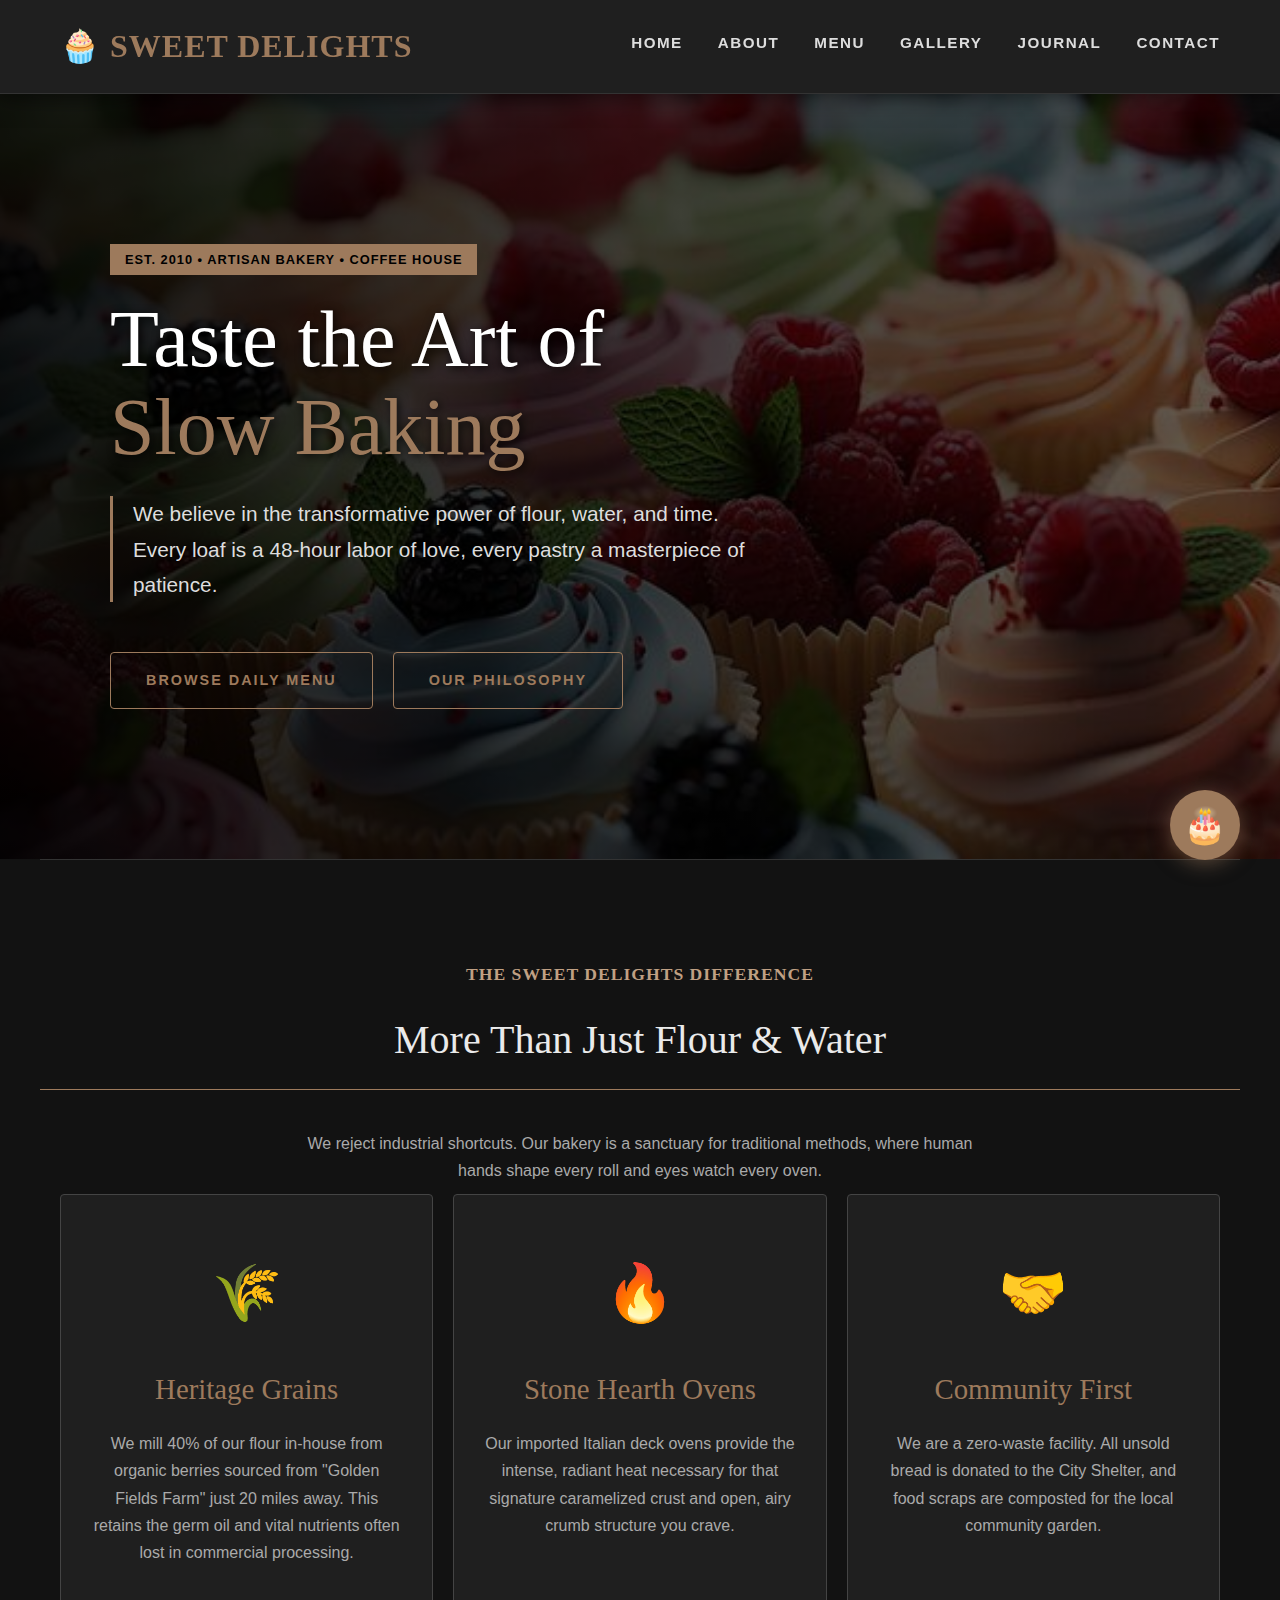
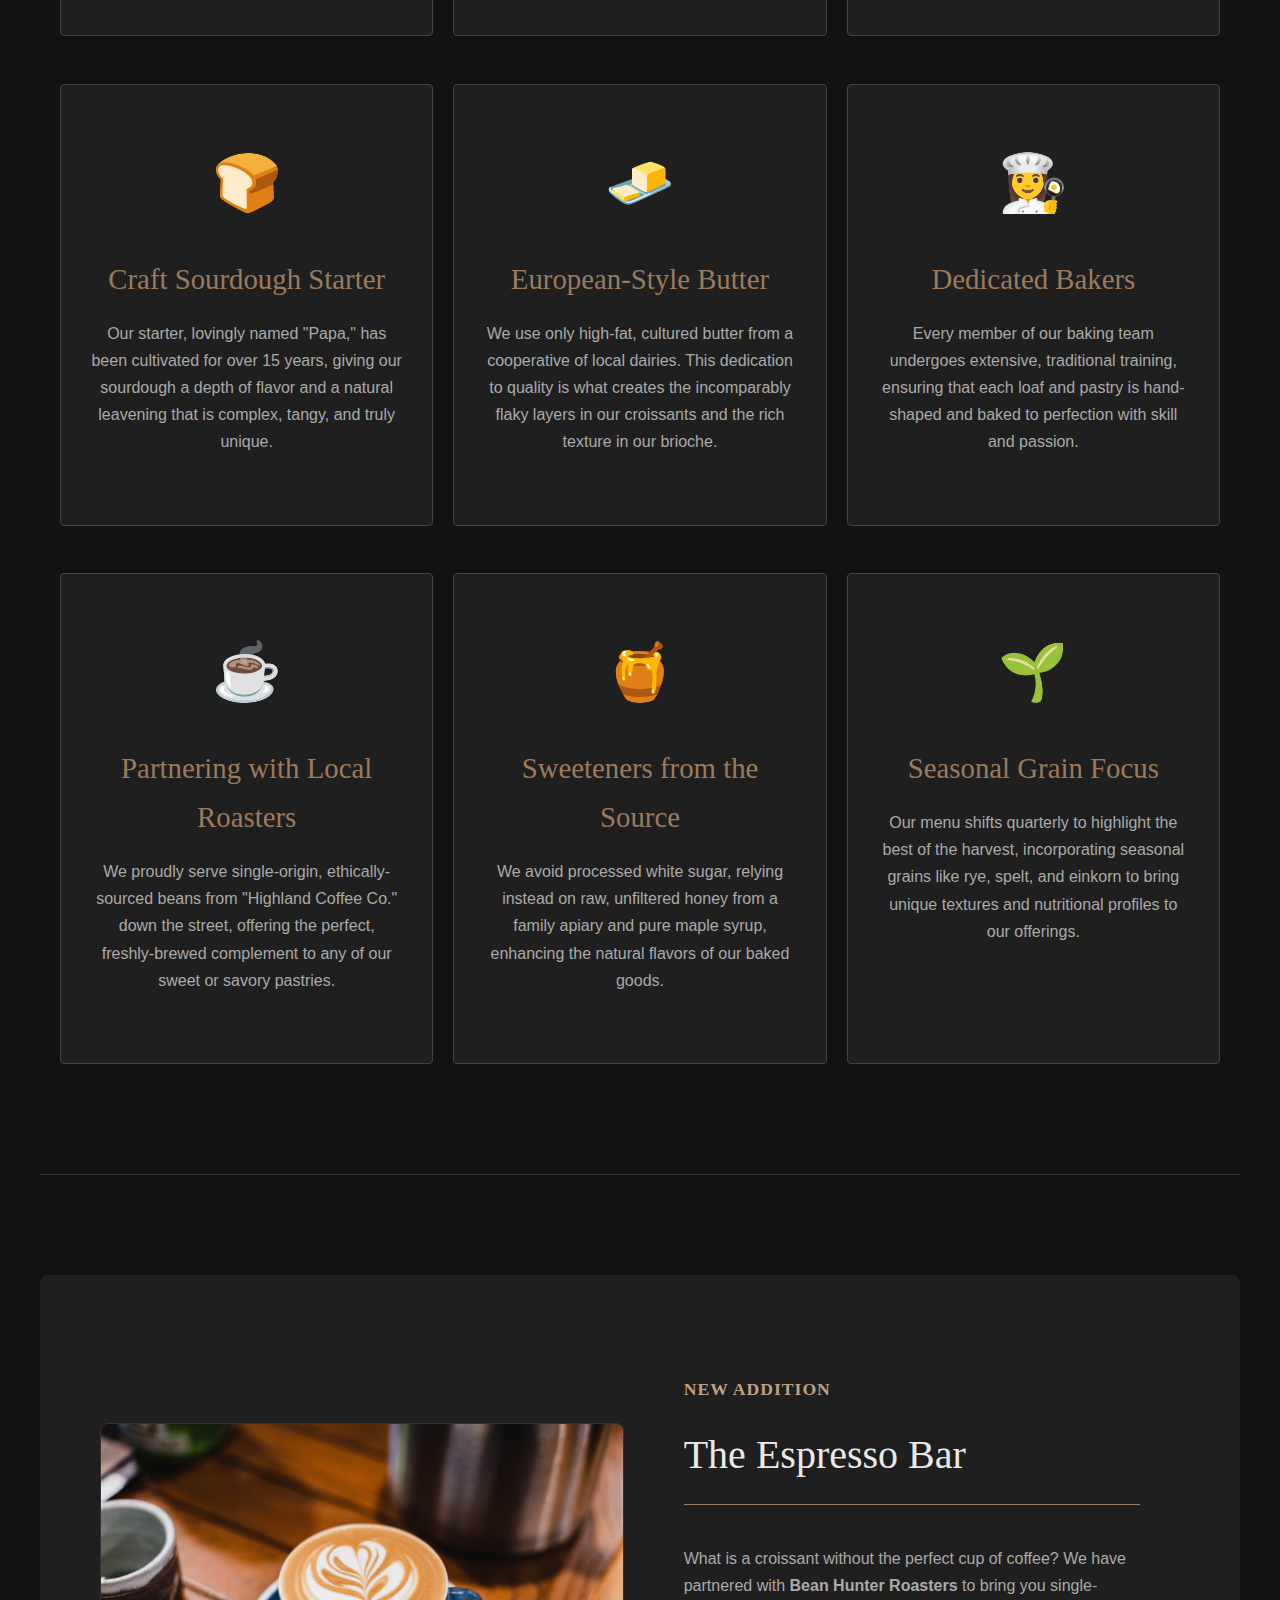
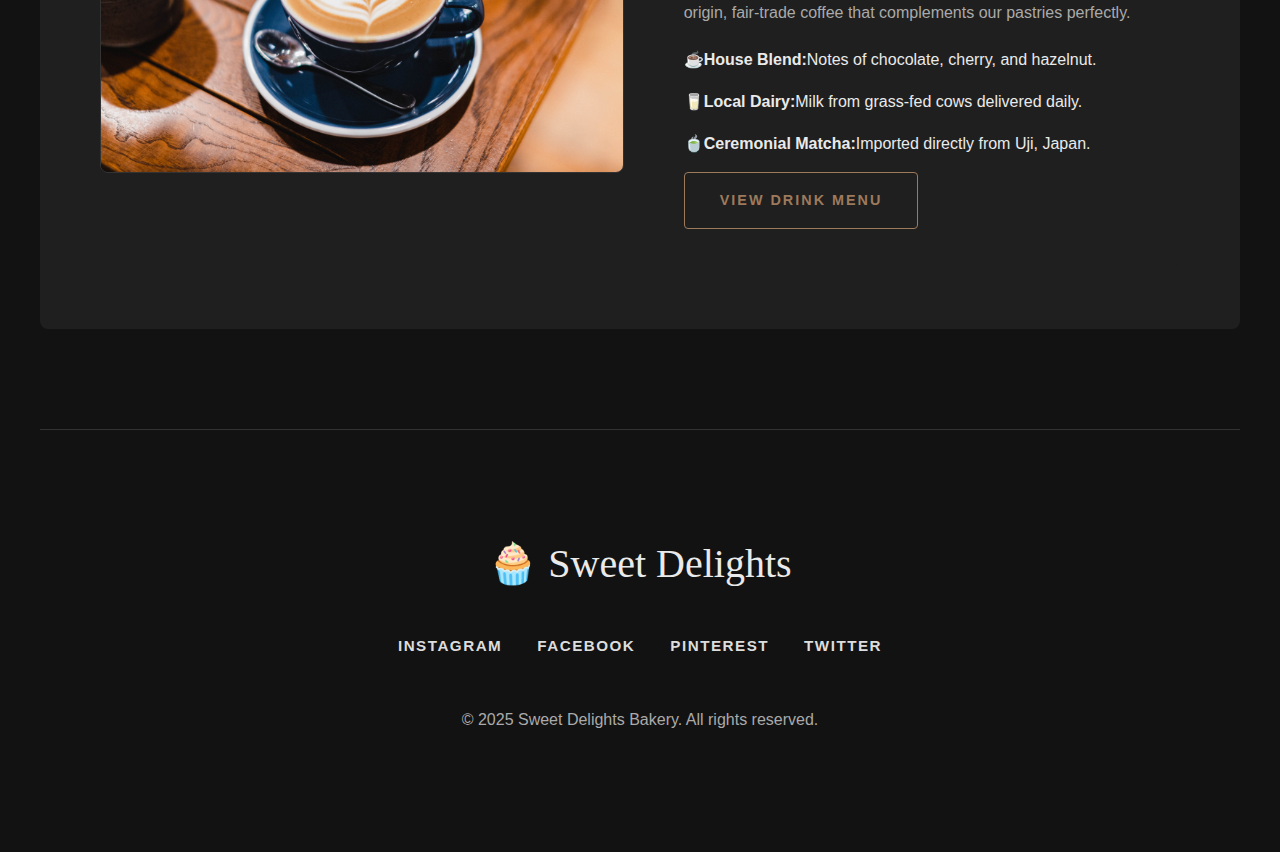
<file: index.html>
<!DOCTYPE html>
<html lang="en">

<head>
    <meta charset="UTF-8">
    <meta name="viewport" content="width=device-width, initial-scale=1.0">
    <title>Sweet Delights Bakery</title>
    <link rel="stylesheet" href="bakery.css">

</head>

<body>

    <nav class="main-nav">
        <div class="nav-content">
            <a href="#" class="logo">🧁 Sweet Delights</a>
            <ul class="nav-links">
                <li><a href="index.html">Home</a></li>
                <li><a href="about.html">About</a></li>
                <li><a href="menu.html">Menu</a></li>
                <li><a href="gallery.html">Gallery</a></li>
                <li><a href="blog.html">Journal</a></li>
                <li><a href="contact.html">Contact</a></li>
            </ul>
        </div>
    </nav>


    <section class="hero">
        <div class="container" style="width: 100%;">
            <div class="hero-content">
                <span class="hero-tagline">Est. 2010 • Artisan Bakery • Coffee House</span>
                <h1 class="hero-title">Taste the Art of<br><span class="text-accent">Slow Baking</span></h1>
                <p class="hero-subtitle">We believe in the transformative power of flour, water, and time. Every loaf is a 48-hour labor of love, every pastry a masterpiece of patience.</p>
                <div style="display: flex; gap: 20px;">
                    <a href="menu.html" class="btn">Browse Daily Menu</a>
                    <a href="about.html" class="btn">Our Philosophy</a>
                </div>
            </div>
        </div>
    </section>

    <section class="section-padding section-divider">
        <div class="text-center">
            <h5>The Sweet Delights Difference</h5>
            <h2>More Than Just Flour & Water</h2>
            <p style="max-width: 700px; margin: 0 auto;">We reject industrial shortcuts. Our bakery is a sanctuary for traditional methods, where human hands shape every roll and eyes watch every oven.</p>
        </div>

        <div class="box1">
            <div class="feature-card">
                <span class="feature-icon">🌾</span>
                <h3>Heritage Grains</h3>
                <p>We mill 40% of our flour in-house from organic berries sourced from "Golden Fields Farm" just 20 miles away. This retains the germ oil and vital nutrients often lost in commercial processing.</p>
            </div>
            <div class="feature-card">
                <span class="feature-icon">🔥</span>
                <h3>Stone Hearth Ovens</h3>
                <p>Our imported Italian deck ovens provide the intense, radiant heat necessary for that signature caramelized crust and open, airy crumb structure you crave.</p>
            </div>
            <div class="feature-card">
                <span class="feature-icon">🤝</span>
                <h3>Community First</h3>
                <p>We are a zero-waste facility. All unsold bread is donated to the City Shelter, and food scraps are composted for the local community garden.</p>
            </div>
        </div>
        <br>
        <div class="box1">
            <div class="feature-card">
                <span class="feature-icon">🍞 </span>
                <h3>Craft Sourdough Starter</h3>
                <p>Our starter, lovingly named "Papa," has been cultivated for over 15 years, giving our sourdough a depth of flavor and a natural leavening that is complex, tangy, and truly unique.</p>
            </div>
            <div class="feature-card">
                <span class="feature-icon">🧈</span>
                <h3>European-Style Butter</h3>
                <p>We use only high-fat, cultured butter from a cooperative of local dairies. This dedication to quality is what creates the incomparably flaky layers in our croissants and the rich texture in our brioche.</p>
            </div>
            <div class="feature-card">
                <span class="feature-icon">👩‍🍳</span>
                <h3>Dedicated Bakers</h3>
                <p>Every member of our baking team undergoes extensive, traditional training, ensuring that each loaf and pastry is hand-shaped and baked to perfection with skill and passion.</p>
            </div>
        </div>
        <br>
        <div class="box1">
            <div class="feature-card">
                <span class="feature-icon">☕</span>
                <h3>Partnering with Local Roasters</h3>
                <p>We proudly serve single-origin, ethically-sourced beans from "Highland Coffee Co." down the street, offering the perfect, freshly-brewed complement to any of our sweet or savory pastries.</p>
            </div>
            <div class="feature-card">
                <span class="feature-icon">🍯</span>
                <h3>Sweeteners from the Source</h3>
                <p>We avoid processed white sugar, relying instead on raw, unfiltered honey from a family apiary and pure maple syrup, enhancing the natural flavors of our baked goods.</p>
            </div>
            <div class="feature-card">
                <span class="feature-icon">🌱</span>
                <h3>Seasonal Grain Focus</h3>
                <p>Our menu shifts quarterly to highlight the best of the harvest, incorporating seasonal grains like rye, spelt, and einkorn to bring unique textures and nutritional profiles to our offerings.</p>
            </div>
        </div>
    </section>

    <section class="section-padding section-divider">
        <div class="container bg-surface">
            <div class="box3" style="align-items: center;">
                <div style="width: 1500px;" class="">
                    <img src="coffe.jpg" alt="latte art" style="width: 100%; border-radius: 8px; border: 1px solid #333;">
                </div>
                <div class="bg-surface" style="padding-left: 40px;">
                    <h5>New Addition</h5>
                    <h2>The Espresso Bar</h2>
                    <p>What is a croissant without the perfect cup of coffee? We have partnered with <strong>Bean Hunter Roasters</strong> to bring you single-origin, fair-trade coffee that complements our pastries perfectly.</p>
                    <ul style="list-style: none; padding: 0;">
                        <li style="margin-bottom: 15px; display: flex; align-items: center;">☕ <strong>House Blend:</strong> Notes of chocolate, cherry, and hazelnut.</li>
                        <li style="margin-bottom: 15px; display: flex; align-items: center;">🥛 <strong>Local Dairy:</strong> Milk from grass-fed cows delivered daily.</li>
                        <li style="margin-bottom: 15px; display: flex; align-items: center;">🍵 <strong>Ceremonial Matcha:</strong> Imported directly from Uji, Japan.</li>
                    </ul>
                    <a href="menu.html" class="btn">View Drink Menu</a>
                </div>
            </div>
        </div>
    </section>
    <footer class="section-padding" style="border-top: 1px solid #333;">
        <div class="container text-center">
            <h2 style="border: none; margin-bottom: 20px;">🧁 Sweet Delights</h2>
            <div class="nav-links" style="justify-content: center; margin-bottom: 40px;">
                <a href="#">Instagram</a>
                <a href="#">Facebook</a>
                <a href="#">Pinterest</a>
                <a href="#">Twitter</a>
            </div>
            <p>&copy; 2025 Sweet Delights Bakery. All rights reserved.</p>
        </div>
    </footer>

    <a href="contact.html" title="Order Now" class="fixedbtn">🎂</a>


</body>

</html>
</file>
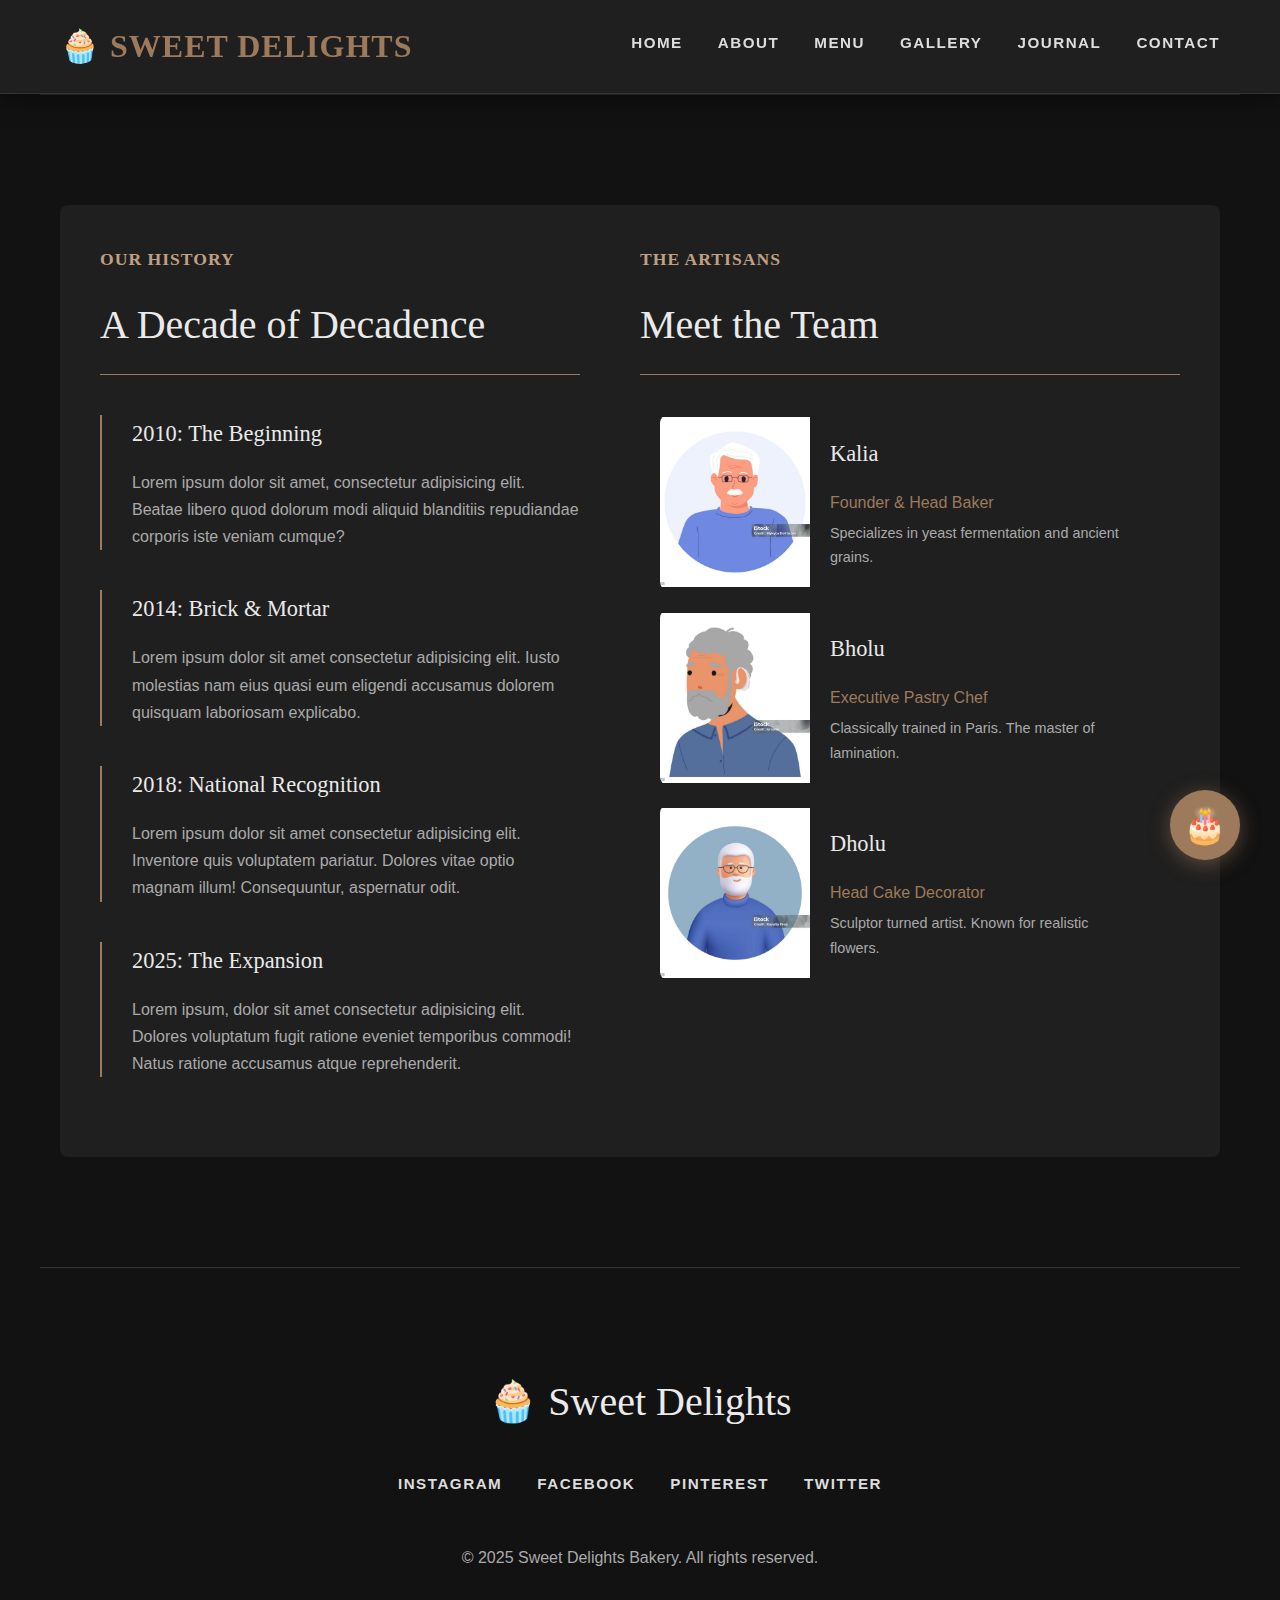
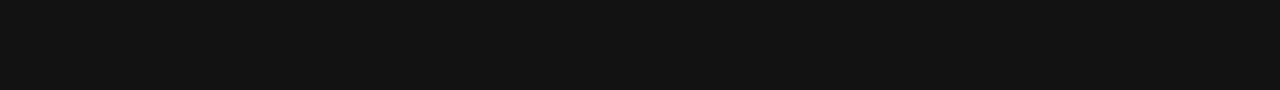
<file: about.html>
<!DOCTYPE html>
<html lang="en">

<head>
    <meta charset="UTF-8">
    <meta name="viewport" content="width=device-width, initial-scale=1.0">
    <title>About</title>
    <link rel="stylesheet" href="bakery.css">
</head>

<body>
    <nav class="main-nav">
        <div class="container nav-content">
            <a href="#" class="logo">🧁 Sweet Delights</a>
            <ul class="nav-links">
                <li><a href="index.html">Home</a></li>
                <li><a href="about.html">About</a></li>
                <li><a href="menu.html">Menu</a></li>
                <li><a href="gallery.html">Gallery</a></li>
                <li><a href="blog.html">Journal</a></li>
                <li><a href="contact.html">Contact</a></li>
            </ul>
        </div>
    </nav>

    <section class="section-padding section-divider">
        <div class="box2 bg-surface container ">
            <div>
                <h5>Our History</h5>
                <h2>A Decade of Decadence</h2>
                <div class="timeline-item">
                    <h4>2010: The Beginning</h4>
                    <p>Lorem ipsum dolor sit amet, consectetur adipisicing elit. Beatae libero quod dolorum modi aliquid blanditiis repudiandae corporis iste veniam cumque?</p>
                </div>
                <div class="timeline-item">
                    <h4>2014: Brick & Mortar</h4>
                    <p>Lorem ipsum dolor sit amet consectetur adipisicing elit. Iusto molestias nam eius quasi eum eligendi accusamus dolorem quisquam laboriosam explicabo.</p>
                </div>
                <div class="timeline-item">
                    <h4>2018: National Recognition</h4>
                    <p>Lorem ipsum dolor sit amet consectetur adipisicing elit. Inventore quis voluptatem pariatur. Dolores vitae optio magnam illum! Consequuntur, aspernatur odit.</p>
                </div>
                <div class="timeline-item">
                    <h4>2025: The Expansion</h4>
                    <p>Lorem ipsum, dolor sit amet consectetur adipisicing elit. Dolores voluptatum fugit ratione eveniet temporibus commodi! Natus ratione accusamus atque reprehenderit.</p>
                </div>
            </div>
            <div style="padding-left: 40px;">
                <h5>The Artisans</h5>
                <h2>Meet the Team</h2>
                <div>
                    <div class="team-card" style="display: flex; align-items: center;">
                        <img src="pon.jpg" alt="man" style="width: 150px; height: 170px; object-fit: cover;">
                        <div style="padding: 20px;">
                            <h4>Kalia</h4>
                            <p class="text-accent" style="margin-bottom: 5px;">Founder & Head Baker</p>
                            <p style="font-size: 0.9rem; margin: 0;">Specializes in yeast fermentation and ancient grains.</p>
                        </div>
                    </div>
                    <div class="team-card" style="display: flex; align-items: center;">
                        <img src="son.jpg" alt="man" style="width: 150px; height: 170px; object-fit: cover;">
                        <div style="padding: 20px;">
                            <h4>Bholu</h4>
                            <p class="text-accent" style="margin-bottom: 5px;">Executive Pastry Chef</p>
                            <p style="font-size: 0.9rem; margin: 0;">Classically trained in Paris. The master of lamination.</p>
                        </div>
                    </div>
                    <div class="team-card" style="display: flex; align-items: center;">
                        <img src="old.jpg" alt="man" style="width: 150px; height: 170px; object-fit: cover;">
                        <div style="padding: 20px;">
                            <h4>Dholu</h4>
                            <p class="text-accent" style="margin-bottom: 5px;">Head Cake Decorator</p>
                            <p style="font-size: 0.9rem; margin: 0;">Sculptor turned artist. Known for realistic flowers.</p>
                        </div>
                    </div>
                </div>
            </div>
        </div>
    </section>
    <footer class="section-padding" style="border-top: 1px solid #333;">
        <div class="container text-center">
            <h2 style="border: none; margin-bottom: 20px;">🧁 Sweet Delights</h2>
            <div class="nav-links" style="justify-content: center; margin-bottom: 40px;">
                <a href="#">Instagram</a>
                <a href="#">Facebook</a>
                <a href="#">Pinterest</a>
                <a href="#">Twitter</a>
            </div>
            <p>&copy; 2025 Sweet Delights Bakery. All rights reserved.</p>
        </div>
    </footer>
    <a href="contact.html" title="Order Now" class="fixedbtn">🎂</a>


</body>

</html>
</file>
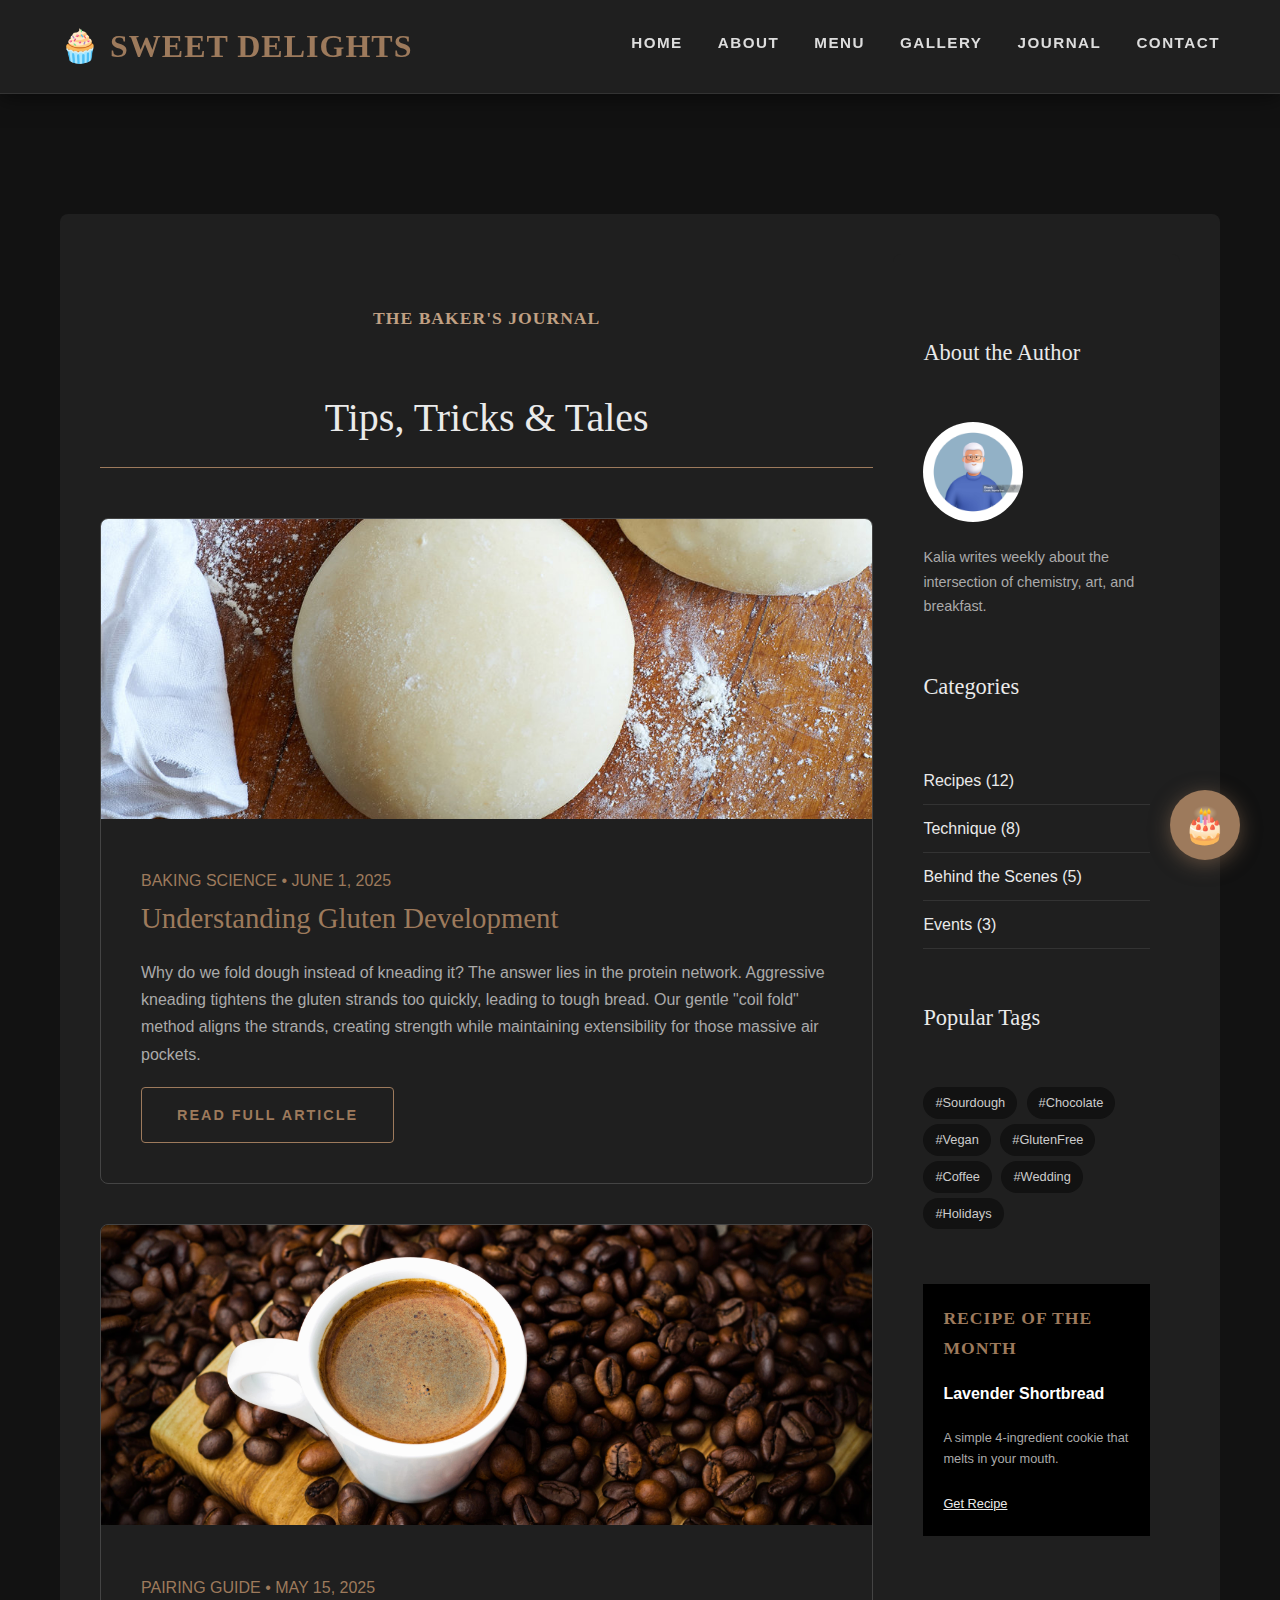
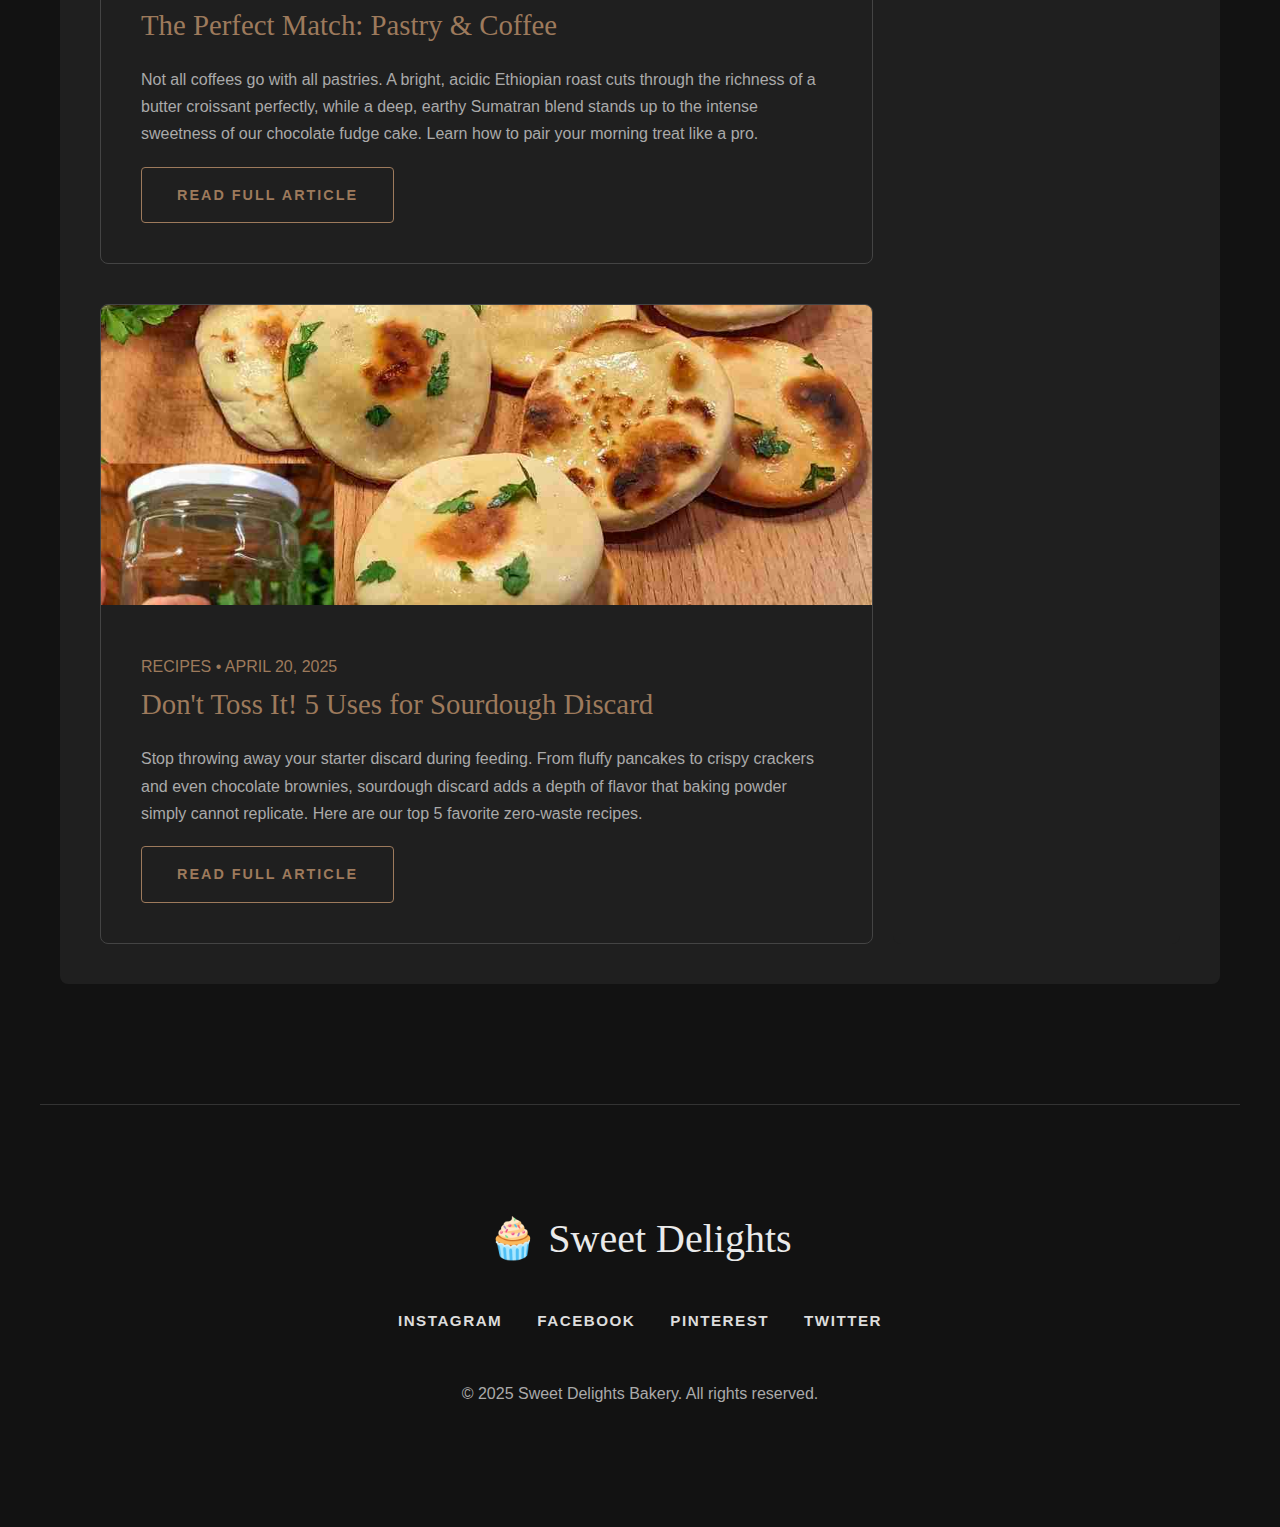
<file: blog.html>
<!DOCTYPE html>
<html lang="en">

<head>
    <meta charset="UTF-8">
    <meta name="viewport" content="width=device-width, initial-scale=1.0">
    <title>Blog</title>
    <link rel="stylesheet" href="bakery.css">
</head>

<body>
    <nav class="main-nav">
        <div class="container nav-content">
            <a href="#" class="logo">🧁 Sweet Delights</a>
            <ul class="nav-links">
                <li><a href="index.html">Home</a></li>
                <li><a href="about.html">About</a></li>
                <li><a href="menu.html">Menu</a></li>
                <li><a href="gallery.html">Gallery</a></li>
                <li><a href="blog.html">Journal</a></li>
                <li><a href="contact.html">Contact</a></li>
            </ul>
        </div>
    </nav>


    <section class="container section-padding">
        <div class="box3 bg-surface">

            <div>
                <h5 class="text-center mt-40">The Baker's Journal</h5>
                <h2 class="text-center mt-40">Tips, Tricks & Tales</h2>

                <article class="blog-post-large">
                    <img src="dough.jpg" class="blog-img-large" alt="Dough">
                    <div class="blog-body">
                        <span style="color: var(--primary-color);">BAKING SCIENCE • JUNE 1, 2025</span>
                        <h3>Understanding Gluten Development</h3>
                        <p>Why do we fold dough instead of kneading it? The answer lies in the protein network. Aggressive kneading tightens the gluten strands too quickly, leading to tough bread. Our gentle "coil fold" method aligns the strands, creating
                            strength while maintaining extensibility for those massive air pockets.</p>
                        <a href="#" class="btn">Read Full Article</a>
                    </div>
                </article>

                <article class="blog-post-large">
                    <img src="coffeee.jpg" class="blog-img-large" alt="Coffee">
                    <div class="blog-body">
                        <span style="color: var(--primary-color);">PAIRING GUIDE • MAY 15, 2025</span>
                        <h3>The Perfect Match: Pastry & Coffee</h3>
                        <p>Not all coffees go with all pastries. A bright, acidic Ethiopian roast cuts through the richness of a butter croissant perfectly, while a deep, earthy Sumatran blend stands up to the intense sweetness of our chocolate fudge cake.
                            Learn how to pair your morning treat like a pro.</p>
                        <a href="#" class="btn">Read Full Article</a>
                    </div>
                </article>

                <article class="blog-post-large">
                    <img src="Sourdough-Discard.jpg" class="blog-img-large" alt="Pancakes">
                    <div class="blog-body">
                        <span style="color: var(--primary-color);">RECIPES • APRIL 20, 2025</span>
                        <h3>Don't Toss It! 5 Uses for Sourdough Discard</h3>
                        <p>Stop throwing away your starter discard during feeding. From fluffy pancakes to crispy crackers and even chocolate brownies, sourdough discard adds a depth of flavor that baking powder simply cannot replicate. Here are our top
                            5 favorite zero-waste recipes.</p>
                        <a href="#" class="btn">Read Full Article</a>
                    </div>
                </article>
            </div>


            <aside class="blog-sidebar">
                <h4 class="mt-40">About the Author</h4>
                <img src="old.jpg" alt="person" style="width: 100px; height: 100px; border-radius: 50%; margin-bottom: 15px;">
                <p style="font-size: 0.9rem;">Kalia writes weekly about the intersection of chemistry, art, and breakfast.</p>

                <h4 class="mt-40">Categories</h4>
                <ul style="list-style: none; padding: 0;">
                    <li style="border-bottom: 1px solid #333; padding: 10px 0;"><a href="#">Recipes (12)</a></li>
                    <li style="border-bottom: 1px solid #333; padding: 10px 0;"><a href="#">Technique (8)</a></li>
                    <li style="border-bottom: 1px solid #333; padding: 10px 0;"><a href="#">Behind the Scenes (5)</a></li>
                    <li style="border-bottom: 1px solid #333; padding: 10px 0;"><a href="#">Events (3)</a></li>
                </ul>

                <h4 class="mt-40">Popular Tags</h4>
                <div class="tag-cloud">
                    <span>#Sourdough</span>
                    <span>#Chocolate</span>
                    <span>#Vegan</span>
                    <span>#GlutenFree</span>
                    <span>#Coffee</span>
                    <span>#Wedding</span>
                    <span>#Holidays</span>
                </div>

                <div class="mt-40" style="background-color: #000; padding: 20px;">
                    <h5 style="color: var(--primary-color);">Recipe of the Month</h5>
                    <p style="font-weight: bold; color: #fff;">Lavender Shortbread</p>
                    <p style="font-size: 0.8rem;">A simple 4-ingredient cookie that melts in your mouth.</p>
                    <a href="#" style="text-decoration: underline; font-size: 0.8rem;">Get Recipe</a>
                </div>
            </aside>
        </div>
    </section>
    <footer class="section-padding" style="border-top: 1px solid #333;">
        <div class="container text-center">
            <h2 style="border: none; margin-bottom: 20px;">🧁 Sweet Delights</h2>
            <div class="nav-links" style="justify-content: center; margin-bottom: 40px;">
                <a href="#">Instagram</a>
                <a href="#">Facebook</a>
                <a href="#">Pinterest</a>
                <a href="#">Twitter</a>
            </div>
            <p>&copy; 2025 Sweet Delights Bakery. All rights reserved.</p>
        </div>
    </footer>
    <a href="contact.html" title="Order Now" class="fixedbtn">🎂</a>

</body>

</html>
</file>
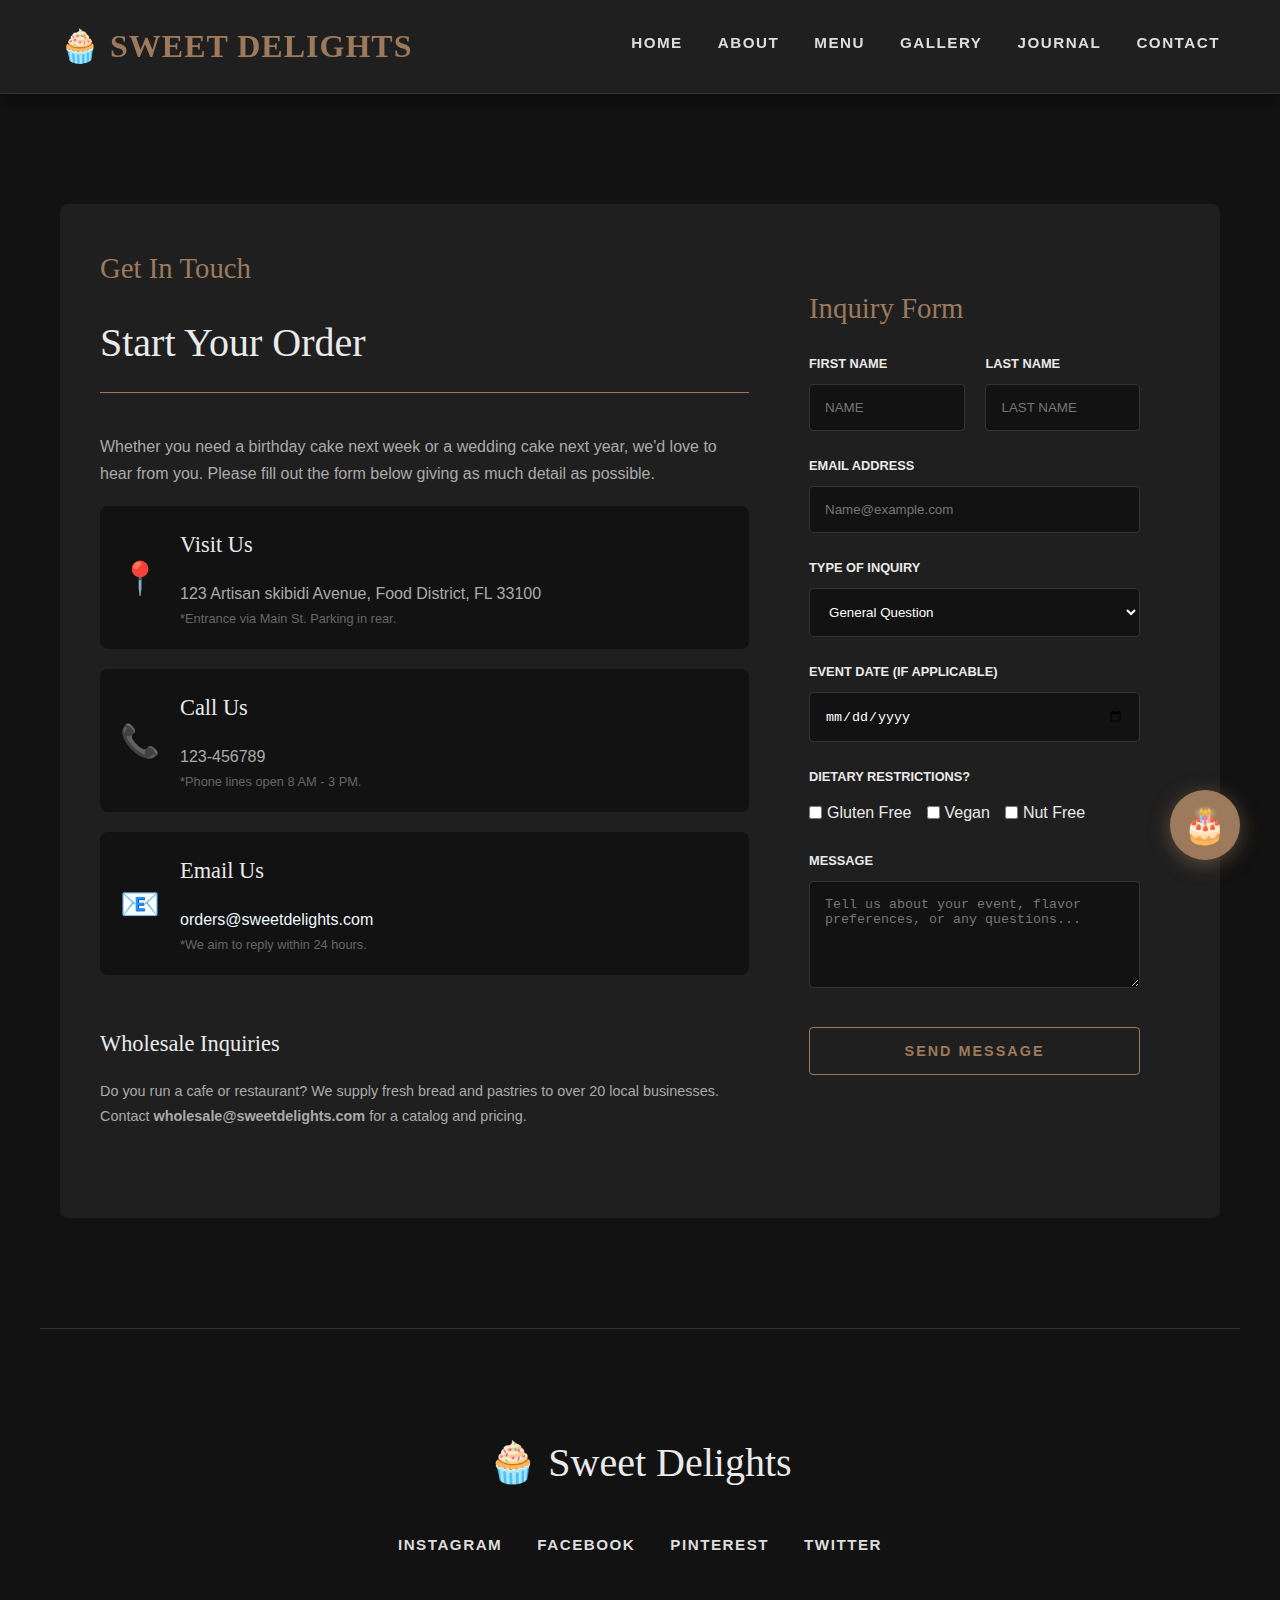
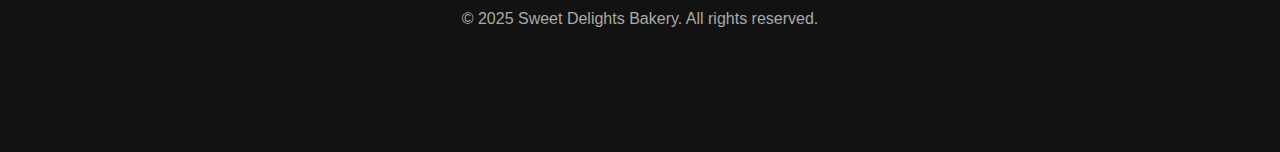
<file: contact.html>
<!DOCTYPE html>
<html lang="en">

<head>
    <meta charset="UTF-8">
    <meta name="viewport" content="width=device-width, initial-scale=1.0">
    <title>Contact</title>
    <link rel="stylesheet" href="bakery.css">
</head>

<body>
    <nav class="main-nav">
        <div class="container nav-content">
            <a href="#" class="logo">🧁 Sweet Delights</a>
            <ul class="nav-links">
                <li><a href="index.html">Home</a></li>
                <li><a href="about.html">About</a></li>
                <li><a href="menu.html">Menu</a></li>
                <li><a href="gallery.html">Gallery</a></li>
                <li><a href="blog.html">Journal</a></li>
                <li><a href="contact.html">Contact</a></li>
            </ul>
        </div>
    </nav>
    <section id="contact" class="container section-padding">
        <div class="box2 bg-surface">
            <div>
                <h3>Get In Touch</h3>
                <h2>Start Your Order</h2>
                <p>Whether you need a birthday cake next week or a wedding cake next year, we'd love to hear from you. Please fill out the form below giving as much detail as possible.</p>

                <div class="contact-method">
                    <span class="contact-icon">📍</span>
                    <div>
                        <h4>Visit Us</h4>
                        <p style="margin: 0;">123 Artisan skibidi Avenue, Food District, FL 33100</p>
                        <p style="font-size: 0.8rem; margin: 0; color: #666;">*Entrance via Main St. Parking in rear.</p>
                    </div>
                </div>

                <div class="contact-method">
                    <span class="contact-icon">📞</span>
                    <div>
                        <h4>Call Us</h4>
                        <p style="margin: 0;">123-456789</p>
                        <p style="font-size: 0.8rem; margin: 0; color: #666;">*Phone lines open 8 AM - 3 PM.</p>
                    </div>
                </div>

                <div class="contact-method">
                    <span class="contact-icon">📧</span>
                    <div>
                        <h4>Email Us</h4>
                        <p style="margin: 0;"><a href="#" style="color: aliceblue;">orders@sweetdelights.com</a></p>
                        <p style="font-size: 0.8rem; margin: 0; color: #666;">*We aim to reply within 24 hours.</p>
                    </div>
                </div>

                <div class="mt-40">
                    <h4>Wholesale Inquiries</h4>
                    <p style="font-size: 0.9rem;">Do you run a cafe or restaurant? We supply fresh bread and pastries to over 20 local businesses. Contact <strong>wholesale@sweetdelights.com</strong> for a catalog and pricing.</p>
                </div>
            </div>

            <div class="bg-surface">
                <form>
                    <h3>Inquiry Form</h3>

                    <div style="display: flex; gap: 20px;">
                        <div>
                            <label style="font-size: 0.8rem; font-weight: bold;">FIRST NAME</label>
                            <input type="text" class="form-control" placeholder="NAME">
                        </div>
                        <div>
                            <label style="font-size: 0.8rem; font-weight: bold;">LAST NAME</label>
                            <input type="text" class="form-control" placeholder="LAST NAME">
                        </div>
                    </div>

                    <div style="margin-top: 20px;">
                        <label style="font-size: 0.8rem; font-weight: bold;">EMAIL ADDRESS</label>
                        <input type="email" class="form-control" placeholder="Name@example.com">
                    </div>

                    <div style="margin-top: 20px;">
                        <label style="font-size: 0.8rem; font-weight: bold;">TYPE OF INQUIRY</label>
                        <select class="form-control">
                            <option>General Question</option>
                            <option>Custom Cake Quote</option>
                            <option>Catering Order</option>
                            <option>Private Event Hosting</option>
                        </select>
                    </div>

                    <div style="margin-top: 20px;">
                        <label style="font-size: 0.8rem; font-weight: bold;">EVENT DATE (IF APPLICABLE)</label>
                        <input type="date" class="form-control">
                    </div>

                    <div style="margin-top: 20px;">
                        <label style="font-size: 0.8rem; font-weight: bold;">DIETARY RESTRICTIONS?</label>
                        <div style="margin-top: 10px; display: flex; gap: 15px;">
                            <label style="display: flex; align-items: center; gap: 5px; font-weight: normal;"><input type="checkbox"> Gluten Free</label>
                            <label style="display: flex; align-items: center; gap: 5px; font-weight: normal;"><input type="checkbox"> Vegan</label>
                            <label style="display: flex; align-items: center; gap: 5px; font-weight: normal;"><input type="checkbox"> Nut Free</label>
                        </div>
                    </div>

                    <div style="margin-top: 20px;">
                        <label style="font-size: 0.8rem; font-weight: bold;">MESSAGE</label>
                        <textarea class="form-control" rows="5" placeholder="Tell us about your event, flavor preferences, or any questions..."></textarea>
                    </div>

                    <button type="submit" class="btn" style="width: 100%; margin-top: 30px;">Send Message</button>
                </form>
            </div>
        </div>
    </section>
    <footer class="section-padding" style="border-top: 1px solid #333;">
        <div class="container text-center">
            <h2 style="border: none; margin-bottom: 20px;">🧁 Sweet Delights</h2>
            <div class="nav-links" style="justify-content: center; margin-bottom: 40px;">
                <a href="#">Instagram</a>
                <a href="#">Facebook</a>
                <a href="#">Pinterest</a>
                <a href="#">Twitter</a>
            </div>
            <p>&copy; 2025 Sweet Delights Bakery. All rights reserved.</p>
        </div>
    </footer>

    <a href="contact.html" title="Order Now" class="fixedbtn">🎂</a>
</body>

</html>
</file>
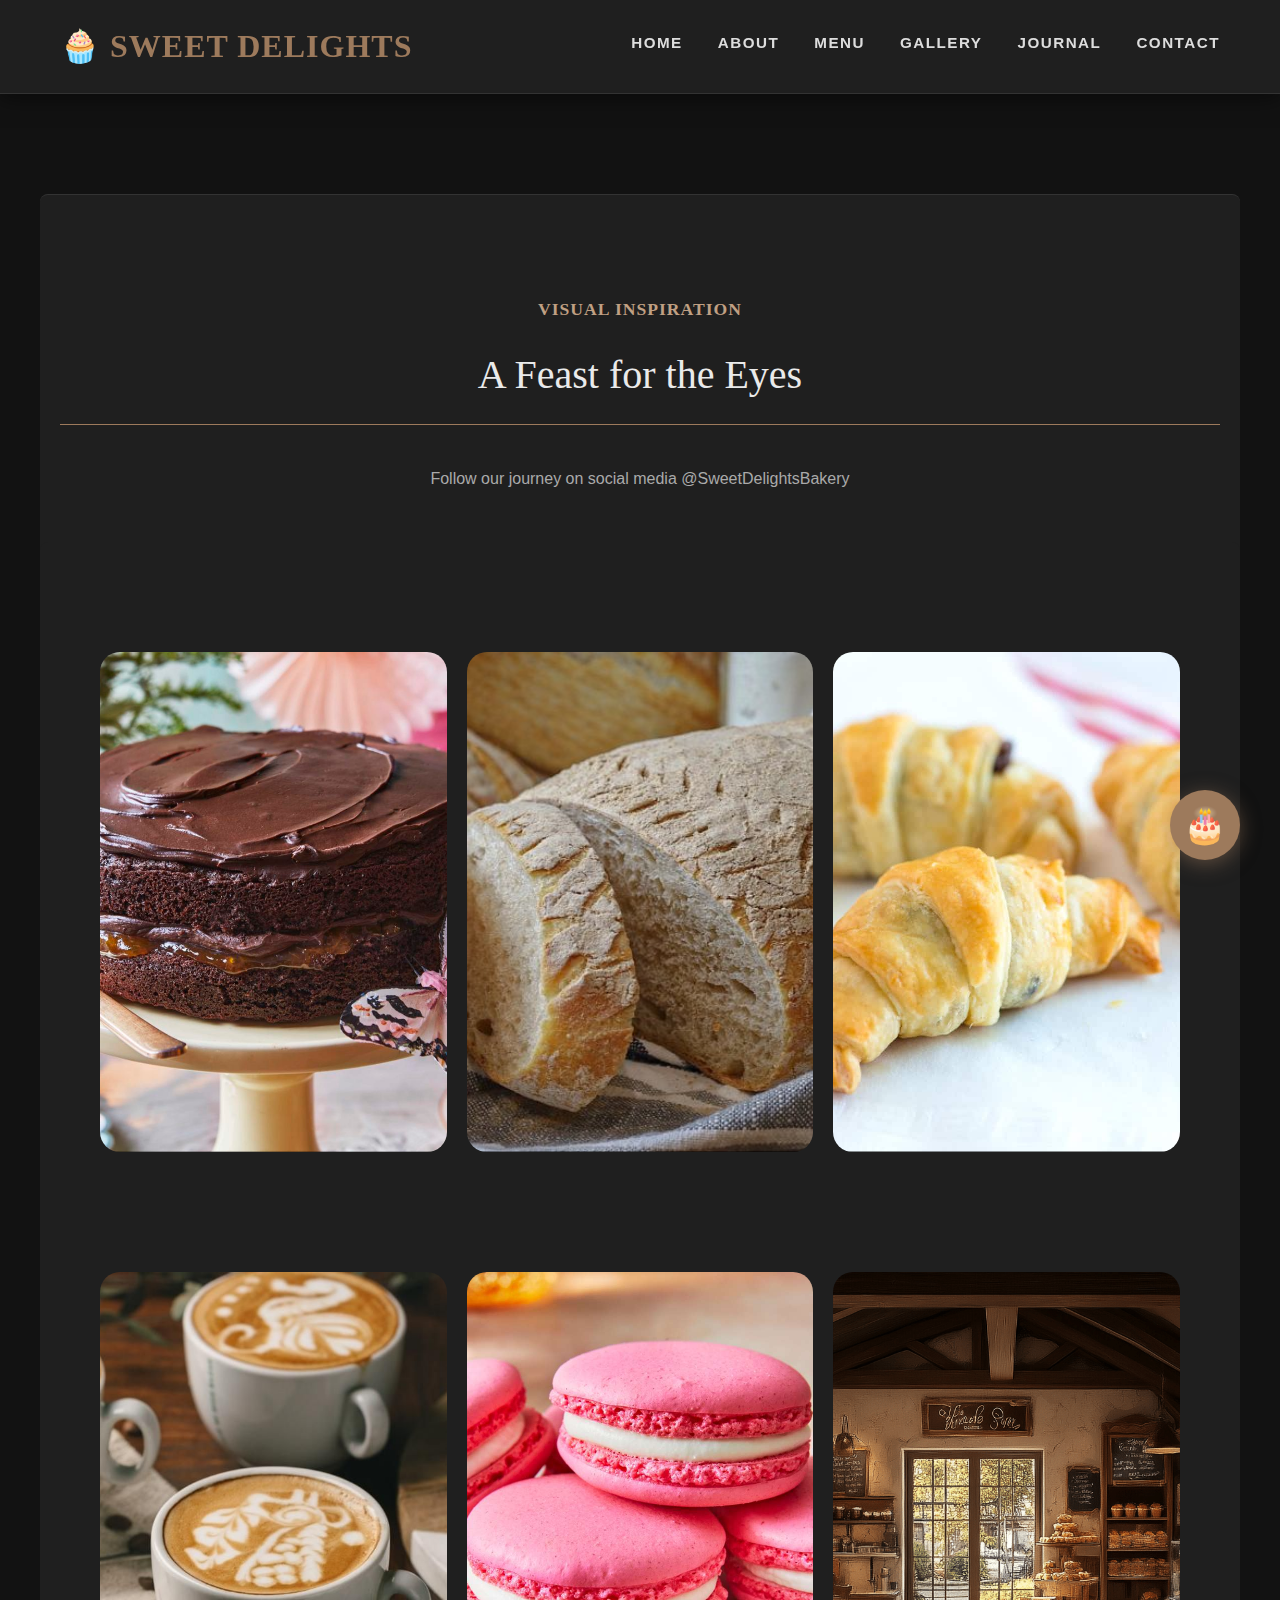
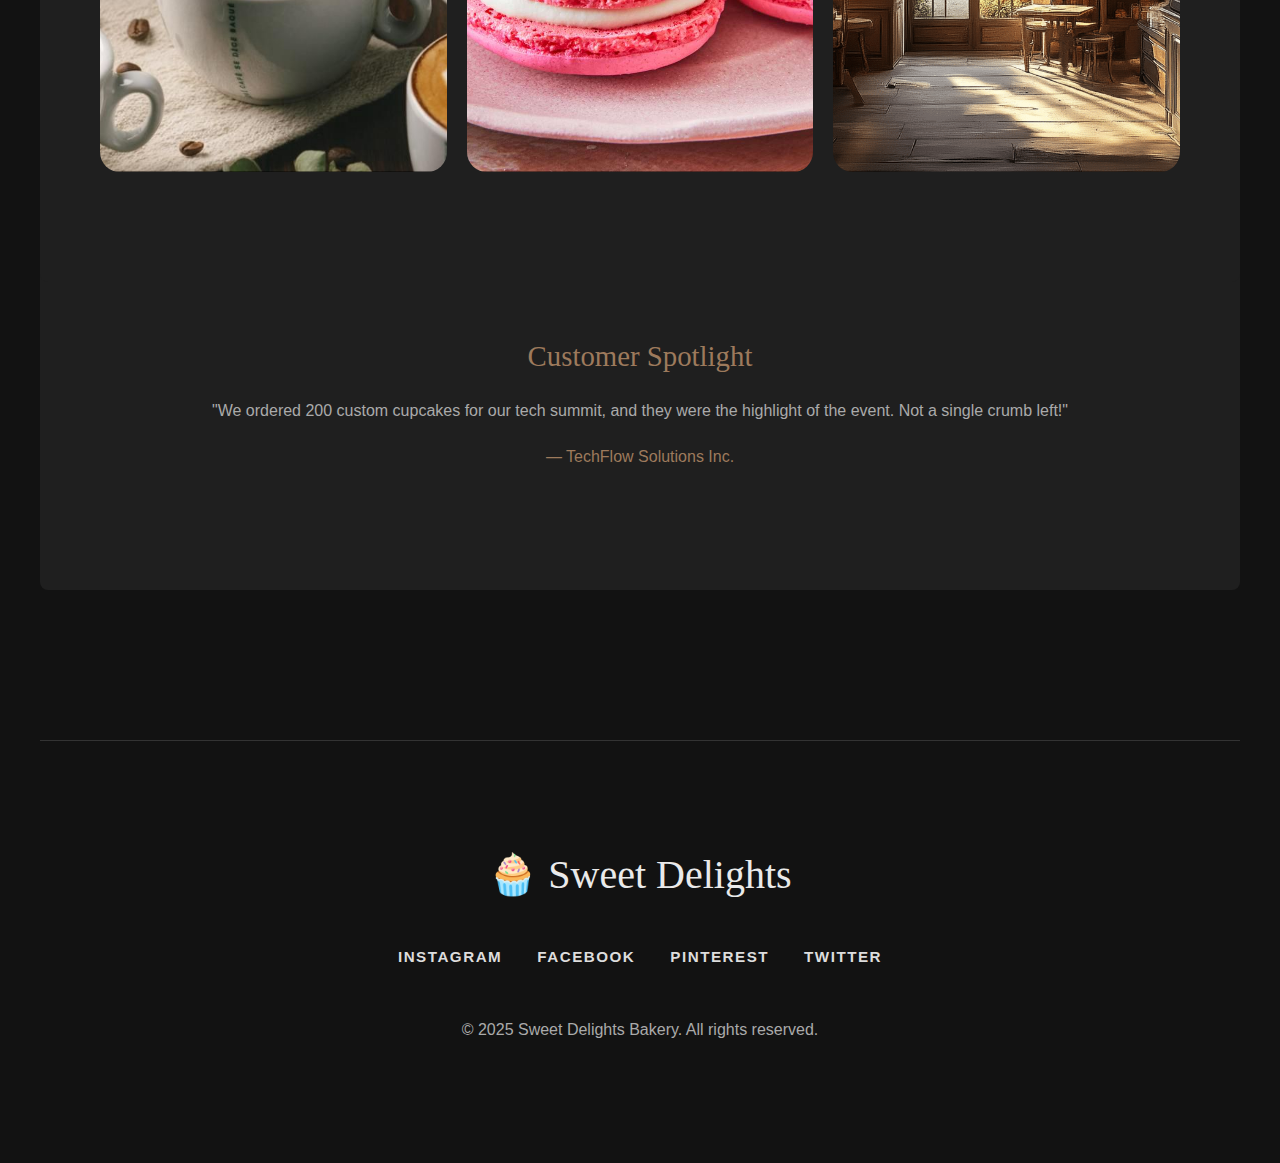
<file: gallery.html>
<!DOCTYPE html>
<html lang="en">

<head>
    <meta charset="UTF-8">
    <meta name="viewport" content="width=device-width, initial-scale=1.0">
    <title>Gallery</title>
    <link rel="stylesheet" href="bakery.css">
</head>

<body>
    <nav class="main-nav">
        <div class="container nav-content">
            <a href="#" class="logo">🧁 Sweet Delights</a>
            <ul class="nav-links">
                <li><a href="index.html">Home</a></li>
                <li><a href="about.html">About</a></li>
                <li><a href="menu.html">Menu</a></li>
                <li><a href="gallery.html">Gallery</a></li>
                <li><a href="blog.html">Journal</a></li>
                <li><a href="contact.html">Contact</a></li>
            </ul>
        </div>
    </nav>


    <section class=" section-divider section-padding bg-surface " style="margin-top: 100px; margin-bottom: 150px;">
        <div class="text-center container ">
            <h5>Visual Inspiration</h5>
            <h2>A Feast for the Eyes</h2>
            <p>Follow our journey on social media @SweetDelightsBakery</p>
        </div>
        <div class="bg-surface mt-40">
            <div class="box3 ">
                <div class="gallery-item mt-40">
                    <img src="cake.jpg" class="gallery-img" alt="Wedding Cake">
                    <div class="gallery-caption">
                        <h4>Floral Wedding Tier</h4>
                        <p>Fondant finish with handmade sugar peonies.</p>
                    </div>
                </div>
                <div class="gallery-item mt-40">
                    <img src="sourdough.jpg" class="gallery-img" alt="Sourdough">
                    <div class="gallery-caption">
                        <h4>The Perfect Ear</h4>
                        <p>Signature scoring on our country loaf.</p>
                    </div>
                </div>
                <div class="gallery-item mt-40">
                    <img src="croissant.jpg" class="gallery-img" alt="Croissants">
                    <div class="gallery-caption">
                        <h4>Morning Tray</h4>
                        <p>Fresh out of the oven at 6 AM.</p>
                    </div>
                </div>
            </div>
            <div class="box3">
                <div class="gallery-item mt-40">
                    <img src="latte.jpg" class="gallery-img" alt="Latte">
                    <div class="gallery-caption">
                        <h4>Rosetta Pour</h4>
                        <p>Barista skills on display.</p>
                    </div>
                </div>
                <div class="gallery-item mt-40">
                    <img src="macarons.jpg" class="gallery-img" alt="Macarons">
                    <div class="gallery-caption">
                        <h4>Color Palette</h4>
                        <p>Pistachio, Raspberry, and Lemon macarons.</p>
                    </div>
                </div>
                <div class="gallery-item mt-40">
                    <img src="interior.png" class="gallery-img" alt="Interior">
                    <div class="gallery-caption">
                        <h4>Our Space</h4>
                        <p>Warm lighting and rustic wood finishes.</p>
                    </div>
                </div>
            </div>
        </div>
        <div class="text-center">
            <h3>Customer Spotlight</h3>
            <p>"We ordered 200 custom cupcakes for our tech summit, and they were the highlight of the event. Not a single crumb left!"</p>
            <p class="text-accent">— TechFlow Solutions Inc.</p>
        </div>
    </section>
    <footer class="section-padding" style="border-top: 1px solid #333;">
        <div class="container text-center">
            <h2 style="border: none; margin-bottom: 20px;">🧁 Sweet Delights</h2>
            <div class="nav-links" style="justify-content: center; margin-bottom: 40px;">
                <a href="#">Instagram</a>
                <a href="#">Facebook</a>
                <a href="#">Pinterest</a>
                <a href="#">Twitter</a>
            </div>
            <p>&copy; 2025 Sweet Delights Bakery. All rights reserved.</p>
        </div>
    </footer>
    <a href="contact.html" title="Order Now" class="fixedbtn">🎂</a>

</body>

</html>
</file>
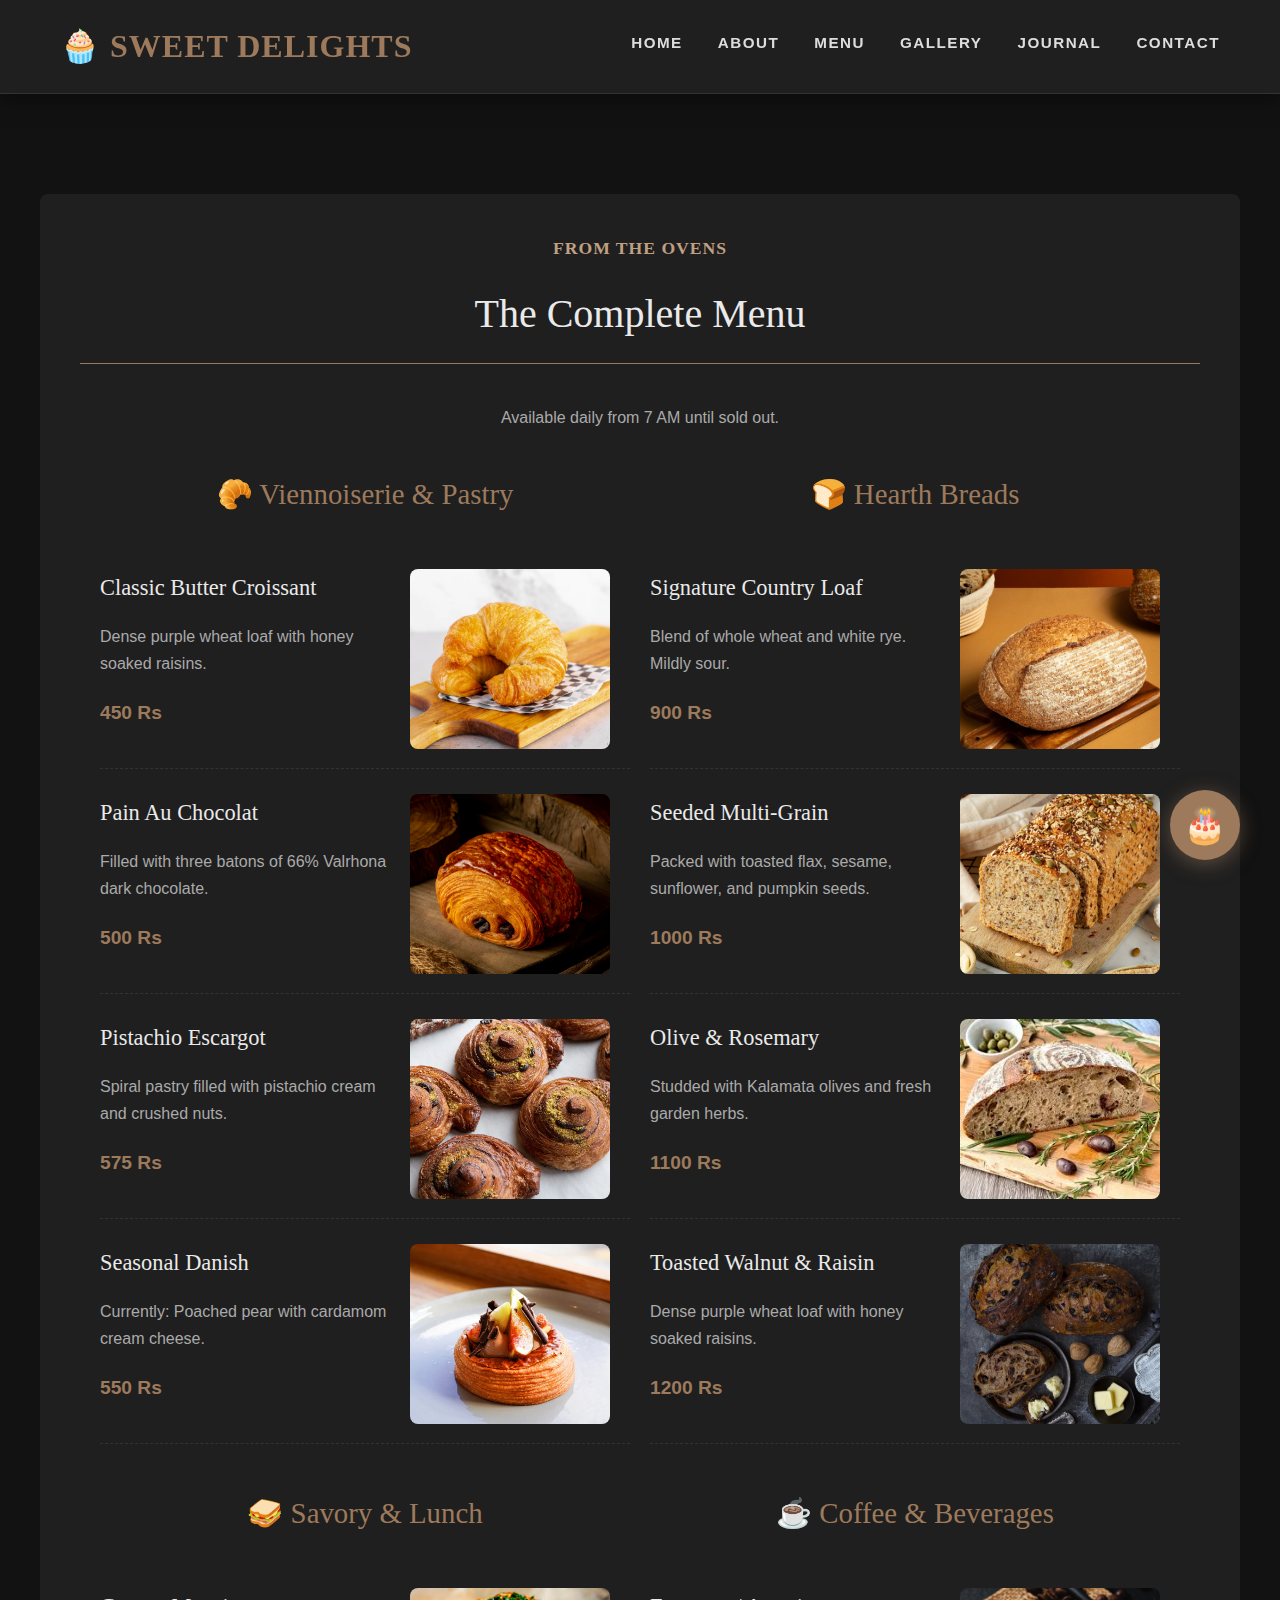
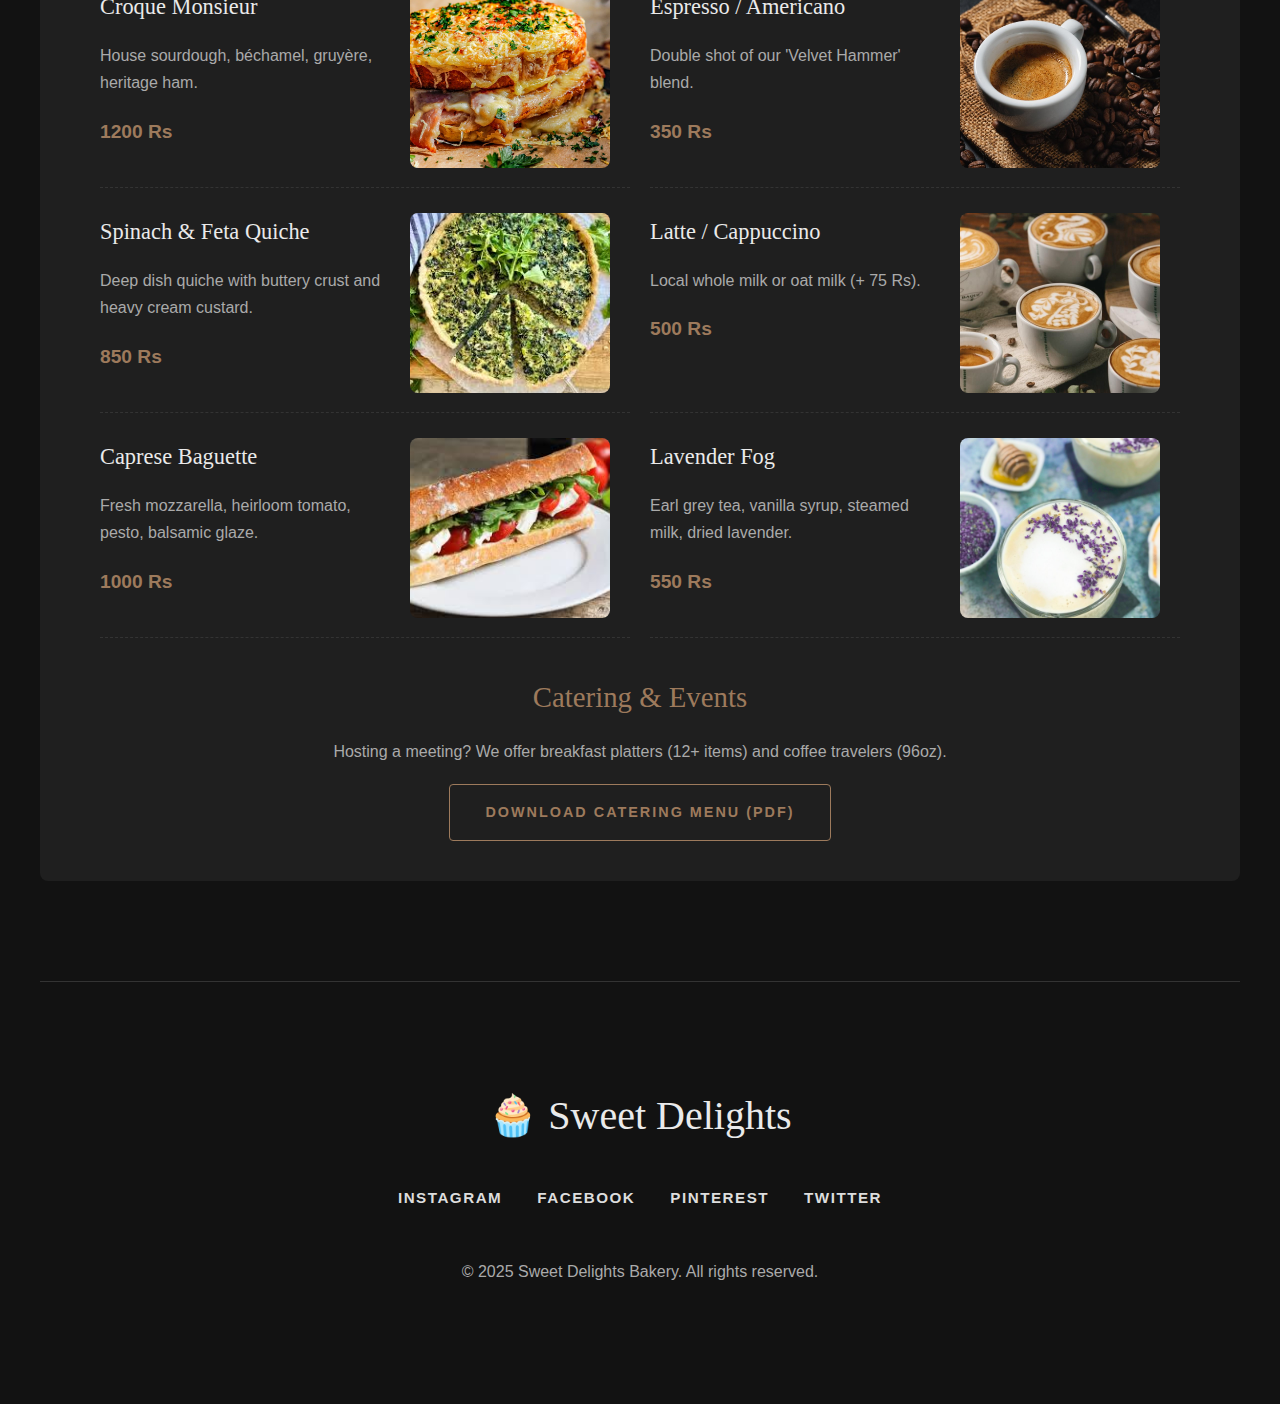
<file: menu.html>
<!DOCTYPE html>
<html lang="en">

<head>
    <meta charset="UTF-8">
    <meta name="viewport" content="width=device-width, initial-scale=1.0">
    <title>Menu</title>
    <link rel="stylesheet" href="bakery.css">
</head>

<body>
    <nav class="main-nav">
        <div class="container nav-content">
            <a href="#" class="logo">🧁 Sweet Delights</a>
            <ul class="nav-links">
                <li><a href="index.html">Home</a></li>
                <li><a href="about.html">About</a></li>
                <li><a href="menu.html">Menu</a></li>
                <li><a href="gallery.html">Gallery</a></li>
                <li><a href="blog.html">Journal</a></li>
                <li><a href="contact.html">Contact</a></li>
            </ul>
        </div>
    </nav>
    <section class="section-padding">
        <div class="container bg-surface">
            <div class="text-center">
                <h5>From the Ovens</h5>
                <h2>The Complete Menu</h2>
                <p>Available daily from 7 AM until sold out.</p>
            </div>

            <div class="box2">

                <div style="width: 50%;">
                    <h3 class="menu-section-title">🥐 Viennoiserie & Pastry</h3>

                    <div class="menu-item">
                        <div class="menu-details">
                            <h4>Classic Butter Croissant</h4>
                            <p>Dense purple wheat loaf with honey soaked raisins.</p>
                            <p class="menu-price">450 Rs</p>

                        </div>
                        <div><img src="croiss.webp" alt="son"></div>
                    </div>

                    <div class="menu-item">
                        <div class="menu-details">
                            <h4>Pain Au Chocolat</h4>
                            <p>Filled with three batons of 66% Valrhona dark chocolate.</p>
                            <p class="menu-price">500 Rs</p>
                        </div>
                        <div><img src="Pain-Au-Chocolat.jpg" alt="son"></div>
                    </div>

                    <div class="menu-item">
                        <div class="menu-details">
                            <h4>Pistachio Escargot</h4>
                            <p>Spiral pastry filled with pistachio cream and crushed nuts.</p>
                            <p class="menu-price">575 Rs</p>
                        </div>
                        <div><img src="escargot.jpg" alt="son"></div>
                    </div>

                    <div class="menu-item">
                        <div class="menu-details">
                            <h4>Seasonal Danish</h4>
                            <p>Currently: Poached pear with cardamom cream cheese.</p>
                            <p class="menu-price">550 Rs</p>

                        </div>
                        <div><img src="seasonal_danish.webp" alt="son"></div>
                    </div>

                    <h3 class="menu-section-title">🥪 Savory & Lunch</h3>

                    <div class="menu-item">
                        <div class="menu-details">
                            <h4>Croque Monsieur</h4>
                            <p>House sourdough, béchamel, gruyère, heritage ham.</p>
                            <p class="menu-price">1200 Rs</p>
                        </div>
                        <div><img src="croque-monsieur.jpg" alt="son"></div>
                    </div>

                    <div class="menu-item">
                        <div class="menu-details">
                            <h4>Spinach & Feta Quiche</h4>
                            <p>Deep dish quiche with buttery crust and heavy cream custard.</p>
                            <p class="menu-price">850 Rs</p>
                        </div>
                        <div><img src="spinach.jpg" alt="son"></div>

                    </div>

                    <div class="menu-item">
                        <div class="menu-details">
                            <h4>Caprese Baguette</h4>
                            <p>Fresh mozzarella, heirloom tomato, pesto, balsamic glaze.</p>
                            <p class="menu-price">1000 Rs</p>
                        </div>
                        <div><img src="caprise.jpg" alt="son"></div>
                    </div>
                </div>

                <div style="width: 50%;">
                    <h3 class="menu-section-title">🍞 Hearth Breads</h3>

                    <div class="menu-item">
                        <div class="menu-details">
                            <h4>Signature Country Loaf</h4>
                            <p>Blend of whole wheat and white rye. Mildly sour.</p>
                            <p class="menu-price">900 Rs</p>
                        </div>
                        <div><img src="loaf.jpg" alt="son"></div>
                    </div>

                    <div class="menu-item">
                        <div class="menu-details">
                            <h4>Seeded Multi-Grain</h4>
                            <p>Packed with toasted flax, sesame, sunflower, and pumpkin seeds.</p>
                            <p class="menu-price">1000 Rs</p>
                        </div>
                        <div><img src="whole-grain.jpg" alt="son"></div>
                    </div>

                    <div class="menu-item">
                        <div class="menu-details">
                            <h4>Olive & Rosemary</h4>
                            <p>Studded with Kalamata olives and fresh garden herbs.</p>
                            <p class="menu-price">1100 Rs</p>
                        </div>
                        <div><img src="oliverosemerry.jpg" alt="son"></div>
                    </div>

                    <div class="menu-item">
                        <div class="menu-details">
                            <h4>Toasted Walnut & Raisin</h4>
                            <p>Dense purple wheat loaf with honey soaked raisins.</p>
                            <p class="menu-price">1200 Rs</p>
                        </div>
                        <div><img src="roasted.jpg" alt="son"></div>
                    </div>

                    <h3 class="menu-section-title">☕ Coffee & Beverages</h3>

                    <div class="menu-item">
                        <div class="menu-details">
                            <h4>Espresso / Americano</h4>
                            <p>Double shot of our 'Velvet Hammer' blend.</p>
                            <p class="menu-price">350 Rs</p>
                        </div>
                        <div><img src="espresso.jpg" alt="son"></div>
                    </div>

                    <div class="menu-item">
                        <div class="menu-details">
                            <h4>Latte / Cappuccino</h4>
                            <p>Local whole milk or oat milk (+ 75 Rs).</p>
                            <p class="menu-price">500 Rs</p>
                        </div>
                        <div><img src="latte.jpg" alt="son"></div>
                    </div>

                    <div class="menu-item">
                        <div class="menu-details">
                            <h4>Lavender Fog</h4>
                            <p>Earl grey tea, vanilla syrup, steamed milk, dried lavender.</p>
                            <p class="menu-price">550 Rs</p>
                        </div>
                        <div><img src="lavenderfog.jpg" alt="son"></div>
                    </div>
                </div>
            </div>

            <div class="text-center">
                <h3>Catering & Events</h3>
                <p>Hosting a meeting? We offer breakfast platters (12+ items) and coffee travelers (96oz).</p>
                <a href="contact.html" class="btn">Download Catering Menu (PDF)</a>
            </div>
        </div>
    </section>
    <footer class="section-padding" style="border-top: 1px solid #333;">
        <div class="container text-center">
            <h2 style="border: none; margin-bottom: 20px;">🧁 Sweet Delights</h2>
            <div class="nav-links" style="justify-content: center; margin-bottom: 40px;">
                <a href="#">Instagram</a>
                <a href="#">Facebook</a>
                <a href="#">Pinterest</a>
                <a href="#">Twitter</a>
            </div>
            <p>&copy; 2025 Sweet Delights Bakery. All rights reserved.</p>
        </div>
    </footer>
    <a href="contact.html" title="Order Now" class="fixedbtn">🎂</a>

</body>

</html>
</file>
<file: bakery.css>
:root {
    --primary-color: #9D7A5C;
    --primary-hover: #C0A083;
    --secondary-color: #EAEAEA;
    --background-dark: #121212;
    --surface-color: #1F1F1F;
    --surface-hover: #282828;
    --border-color: #444444;
    --text-muted: #aaaaaa;
    --font-heading: 'Georgia', 'Times New Roman', serif;
    --font-body: 'Arial', 'Helvetica', sans-serif;
}

* {
    box-sizing: border-box;
    margin: 0;
    padding: 0;
}

body {
    font-family: var(--font-body);
    background-color: var(--background-dark);
    color: var(--secondary-color);
    line-height: 1.7;
}

h1,
h2,
h3,
h4,
h5,
h6 {
    font-family: var(--font-heading);
    color: var(--secondary-color);
    margin-bottom: 1rem;
    font-weight: normal;
}

h1 {
    font-size: 3.5rem;
    line-height: 1.1;
}

h2 {
    font-size: 2.5rem;
    border-bottom: 1px solid var(--primary-color);
    padding-bottom: 15px;
    margin-bottom: 40px;
}

h3 {
    font-size: 1.8rem;
    color: var(--primary-color);
}

h4 {
    font-size: 1.4rem;
    color: var(--secondary-color);
}

h5 {
    font-size: 1.1rem;
    font-weight: bold;
    text-transform: uppercase;
    letter-spacing: 1px;
    color: var(--primary-hover);
}

a {
    text-decoration: none;
    color: var(--secondary-color);
    transition: all 0.3s ease;
}

p {
    margin-bottom: 1.2rem;
    color: var(--text-muted);
}

.container {
    max-width: 1200px;
    margin: 0 auto;
    padding: 0 20px;
}

.section-divider {
    border-top: 1px solid #333;
    margin: 0;
}

.bg-surface {
    background-color: var(--surface-color);
    padding: 40px;
    border-radius: 8px;
}

.mt-40 {
    margin-top: 50px;
    margin-bottom: 50px;
}

.text-accent {
    color: var(--primary-color);
}

.text-center {
    text-align: center;
}

.section-padding {
    max-width: 1200px;
    margin: 0 auto;
    padding: 100px 0;
}

.main-nav {
    background-color: var(--surface-color);
    padding: 1.2rem 0;
    position: sticky;
    top: 0;
    z-index: 1000;
    border-bottom: 1px solid #333;
    box-shadow: 0 4px 20px rgba(0, 0, 0, 0.5);
}

.nav-content {
    display: flex;
    justify-content: space-between;
    align-items: center;
    max-width: 1200px;
    margin: 0 auto;
    padding: 0 20px;
}

.logo {
    font-size: 2rem;
    font-family: var(--font-heading);
    color: var(--primary-color);
    font-weight: bold;
    letter-spacing: 1px;
    text-transform: uppercase;
}

.nav-links {
    display: flex;
    list-style: none;
    gap: 35px;
    margin: 0;
    padding: 0;
    margin-bottom: 8px;
}

.nav-links a {
    font-size: 0.95rem;
    text-transform: uppercase;
    letter-spacing: 1.5px;
    padding-bottom: 5px;
    border-bottom: 2px solid transparent;
    font-weight: bold;
    color: #ddd;
}

.nav-links a:hover {
    color: var(--primary-color);
    border-bottom-color: var(--primary-color);
}

.btn {
    display: inline-block;
    padding: 15px 35px;
    border-radius: 4px;
    font-weight: bold;
    text-transform: uppercase;
    letter-spacing: 2px;
    cursor: pointer;
    border: 1px solid var(--primary-color);
    font-size: 0.9rem;
    transition: all 0.3s;
    background-color: transparent;
    color: var(--primary-color);
}

.btn:hover {
    background-color: var(--primary-hover);
    border-color: var(--primary-hover);
    transform: translateY(-2px);
    box-shadow: 0 5px 15px rgba(157, 122, 92, 0.3);
    color: #121212;
}

.fixedbtn {
    position: fixed;
    bottom: 40px;
    right: 40px;
    background-color: var(--primary-color);
    color: #121212;
    width: 70px;
    height: 70px;
    border-radius: 50%;
    display: flex;
    align-items: center;
    justify-content: center;
    font-size: 35px;
    box-shadow: 0 4px 20px rgba(157, 122, 92, 0.5);
    z-index: 2000;
    text-decoration: none;
    transition: transform 0.3s;
}

.hero {
    height: 85vh;
    background-image: linear-gradient(to right, rgba(0, 0, 0, 0.9) 0%, rgba(0, 0, 0, 0.6) 100%), url('cherry.jpg');
    background-size: cover;
    background-position: center;
    display: flex;
    align-items: center;
    position: relative;
}

.hero-content {
    max-width: 700px;
    padding-left: 50px;
}

.hero-tagline {
    display: inline-block;
    background-color: var(--primary-color);
    color: #000;
    padding: 5px 15px;
    font-weight: bold;
    text-transform: uppercase;
    font-size: 0.8rem;
    margin-bottom: 20px;
    letter-spacing: 1px;
}

.hero-title {
    font-size: 5rem;
    margin-bottom: 25px;
    color: #fff;
    text-shadow: 2px 2px 10px rgba(0, 0, 0, 0.8);
}

.hero-subtitle {
    font-size: 1.3rem;
    margin-bottom: 50px;
    color: #ddd;
    border-left: 3px solid var(--primary-color);
    padding-left: 20px;
}

.box1 {
    display: flex;
    margin: 10px 20px;
    gap: 20px;
}

.box2 {
    display: flex;
    margin: 10px 20px;
    gap: 20px;
}

.box3 {
    display: flex;
    margin: 20px 20px;
    gap: 20px;
}

.feature-card {
    width: 500px;
    background-color: var(--surface-color);
    padding: 50px 30px;
    border-radius: 4px;
    transition: transform 0.3s;
    border: 1px solid var(--border-color);
    text-align: center;
}

.feature-card:hover {
    transform: translateY(-5px);
    border-color: var(--primary-color);
    box-shadow: 0 10px 30px rgba(0, 0, 0, 0.3);
}

.feature-icon {
    font-size: 3.5rem;
    margin-bottom: 25px;
    display: block;
    color: var(--primary-color);
}

.timeline-item {
    border-left: 2px solid var(--primary-color);
    padding-left: 30px;
    margin-bottom: 40px;
}

.team-card {
    background-color: var(--surface-color);
    overflow: hidden;
    border-radius: 8px;
    margin: 20px 20px;
    width: 500px;
}

.menu-section-title {
    text-align: center;
    margin-bottom: 50px;
    padding-top: 20px;
}

.menu-item {
    height: 200px;
    display: flex;
    justify-content: space-between;
    margin-bottom: 25px;
    border-bottom: 1px dashed #333;
    padding-bottom: 20px;
}

.menu-item img {
    width: 200px;
    height: 180px;
    object-fit: cover;
    border-radius: 8px;
    margin-right: 20px;
}

.menu-details {
    padding-right: 20px;
}

.menu-price {
    font-size: 1.2rem;
    font-weight: bold;
    color: var(--primary-color);
}

.gallery-item {
    position: relative;
    height: 500px;
    overflow: hidden;
    border-radius: 20px;
    width: 400px;
}

.gallery-img {
    width: 100%;
    height: 100%;
    object-fit: cover;
    transition: transform 0.6s ease;
}

.gallery-item:hover .gallery-img {
    transform: scale(1.15);
}

.gallery-caption {
    position: absolute;
    bottom: 0;
    left: 0;
    right: 0;
    background: rgba(0, 0, 0, 0.8);
    padding: 15px;
    transform: translateY(100%);
    transition: transform 0.3s;
}

.gallery-item:hover .gallery-caption {
    transform: translateY(0);
}

.blog-sidebar {
    background-color: var(--surface-color);
    padding: 30px;
    border-radius: 8px;
    position: sticky;
    top: 100px;
}

.blog-post-large {
    background-color: var(--surface-color);
    margin-top: 40px;
    border-radius: 8px;
    overflow: hidden;
    border: 1px solid var(--border-color);
}

.blog-img-large {
    width: 100%;
    height: 300px;
    object-fit: cover;
}

.blog-body {
    padding: 40px;
}

.tag-cloud span {
    display: inline-block;
    background: #121212;
    padding: 5px 12px;
    margin: 0 5px 5px 0;
    font-size: 0.8rem;
    border-radius: 20px;
    color: #ccc;
}

.form-control {
    width: 100%;
    padding: 15px;
    background-color: #121212;
    border: 1px solid #333;
    color: #fff;
    border-radius: 4px;
    margin-top: 8px;
}

.form-control:focus {
    border-color: var(--primary-color);
    outline: none;
}

.contact-method {
    display: flex;
    align-items: center;
    margin-bottom: 20px;
    background: #121212;
    padding: 20px;
    border-radius: 8px;
}

.contact-icon {
    font-size: 2rem;
    margin-right: 20px;
    color: var(--primary-color);
}
</file>
